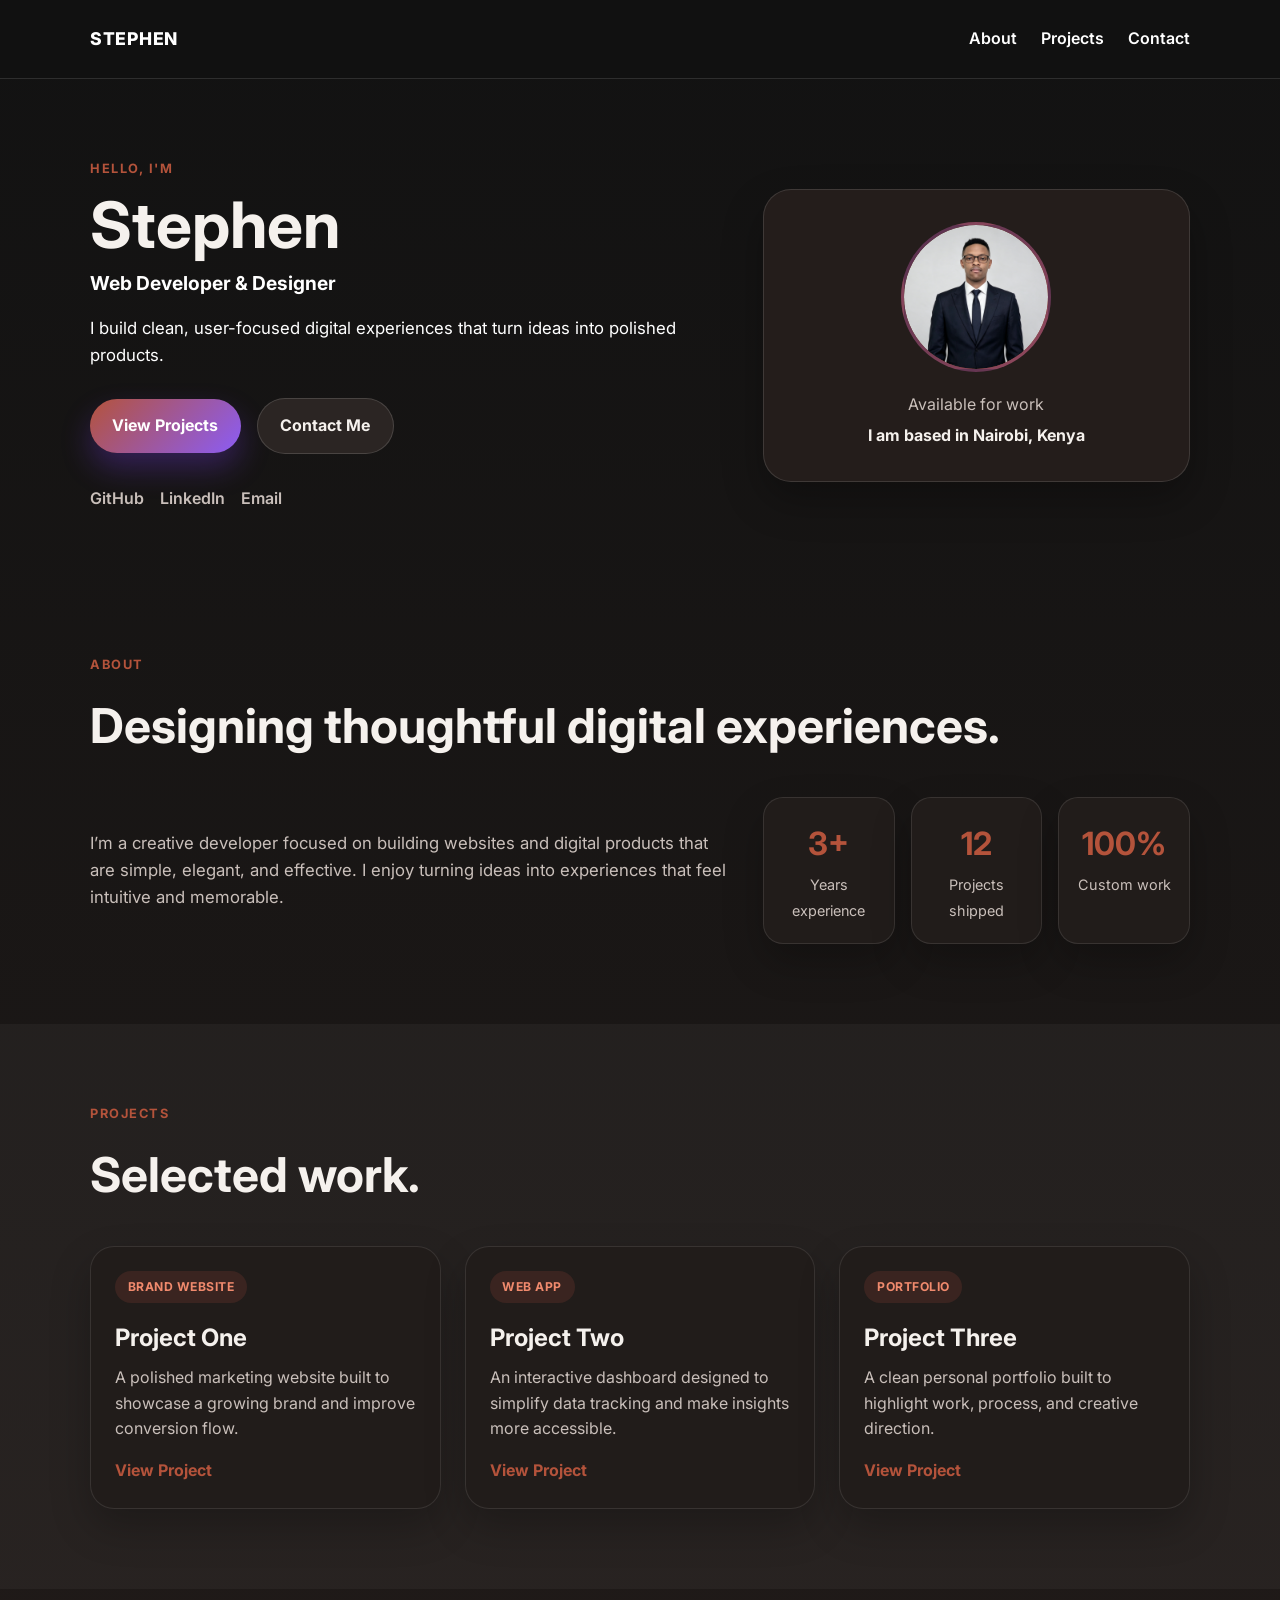
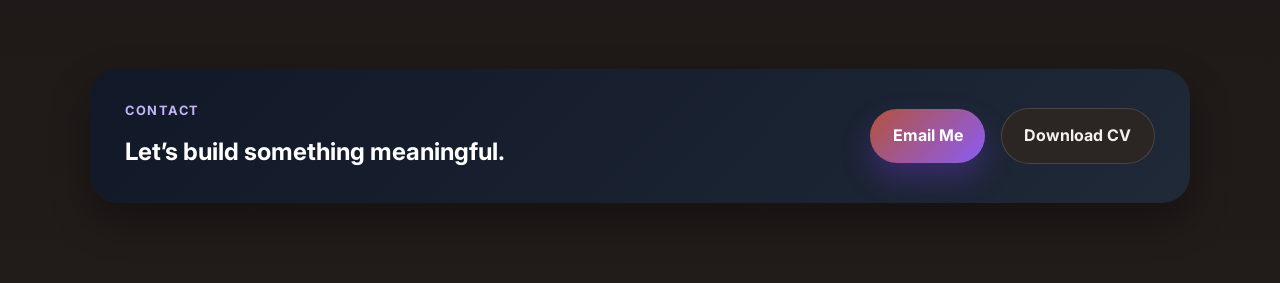
<file: index.html>
<!DOCTYPE html>
<html lang="en">
  <head>
    <meta charset="UTF-8" />
    <meta name="viewport" content="width=device-width, initial-scale=1.0" />
    <title>Stephen| Portfolio</title>
    <meta
      name="smwendwajaku"
      content="Portfolio website for Stephen Mwendwa."
    />
    <link rel="preconnect" href="https://fonts.googleapis.com" />
    <link rel="preconnect" href="https://fonts.gstatic.com" crossorigin />
    <link
      href="https://fonts.googleapis.com/css2?family=Inter:wght@400;500;600;700;800&display=swap"
      rel="stylesheet"
    />
    <link rel="stylesheet" href="style.css" />
  </head>
  <body>
    <header class="site-header">
      <div class="container nav">
        <div class="brand">Stephen</div>
        <nav class="nav-links" aria-label="Main navigation">
          <a href="#about">About</a>
          <a href="#projects">Projects</a>
          <a href="#contact">Contact</a>
        </nav>
      </div>
    </header>

    <main>
      <section class="hero">
        <div class="container hero-grid">
          <div class="hero-copy">
            <p class="eyebrow">Hello, I'm</p>
            <h1>Stephen</h1>
            <p class="tagline">Web Developer & Designer</p>
            <p class="intro">
              I build clean, user-focused digital experiences that turn ideas into
              polished products.
            </p>
            <div class="cta-row">
              <a class="button primary" href="#projects">View Projects</a>
              <a class="button secondary" href="#contact">Contact Me</a>
            </div>

            <ul class="social-links" aria-label="Social media links">
              <li><a href="https://github.com/repos">GitHub</a></li>
              <li><a href="https://www.linkedin.com/in/stephen-mwendwa-62851933b">LinkedIn</a></li>
              <li><a href="mailto:mwendwastephen877@gmail.com">Email</a></li>
            </ul>
          </div>

          <div class="hero-card" aria-label="Profile card">
            <div class="avatar"><img src="professional pic.png" alt="Stephen Mwendwa" /></div>
            <div class="card-info">
              <span class="label">Available for work</span>
              <strong>I am based in Nairobi, Kenya</strong>
            </div>
          </div>
        </div>
      </section>

      <section id="about" class="section">
        <div class="container">
          <div class="section-heading">
            <p class="eyebrow">About</p>
            <h2>Designing thoughtful digital experiences.</h2>
          </div>

          <div class="about-grid">
            <div>
              <p>
                I’m a creative developer focused on building websites and digital
                products that are simple, elegant, and effective. I enjoy turning
                ideas into experiences that feel intuitive and memorable.
              </p>
            </div>
            <div class="stats">
              <div>
                <strong>3+</strong>
                <span>Years experience</span>
              </div>
              <div>
                <strong>12</strong>
                <span>Projects shipped</span>
              </div>
              <div>
                <strong>100%</strong>
                <span>Custom work</span>
              </div>
            </div>
          </div>
        </div>
      </section>

      <section id="projects" class="section alt">
        <div class="container">
          <div class="section-heading">
            <p class="eyebrow">Projects</p>
            <h2>Selected work.</h2>
          </div>

          <div class="project-grid">
            <article class="project-card">
              <span class="project-tag">Brand Website</span>
              <h3>Project One</h3>
              <p>
                A polished marketing website built to showcase a growing brand and
                improve conversion flow.
              </p>
              <a href="#">View Project</a>
            </article>

            <article class="project-card">
              <span class="project-tag">Web App</span>
              <h3>Project Two</h3>
              <p>
                An interactive dashboard designed to simplify data tracking and make
                insights more accessible.
              </p>
              <a href="#">View Project</a>
            </article>

            <article class="project-card">
              <span class="project-tag">Portfolio</span>
              <h3>Project Three</h3>
              <p>
                A clean personal portfolio built to highlight work, process, and
                creative direction.
              </p>
              <a href="#">View Project</a>
            </article>
          </div>
        </div>
      </section>

      <section id="contact" class="section contact">
        <div class="container contact-box">
          <div>
            <p class="eyebrow">Contact</p>
            <h2>Let’s build something meaningful.</h2>
          </div>
          <div class="contact-actions">
            <a class="button primary" href="mailto:mwendwastephen877@gmail.com">Email Me</a>
            <a class="button secondary" href="my CV Resume.pdf" download>Download CV</a>
          </div>
        </div>
      </section>
    </main>
  </body>
</html>
</file>
<file: style.css>
* {
  box-sizing: border-box;
}

html {
  scroll-behavior: smooth;
}

body {
  margin: 0;
  font-family: "Inter", sans-serif;
  background: linear-gradient(180deg, #121212 0%, #211b19 100%);
  color: #f5f1ed;
  line-height: 1.6;
}

img {
  max-width: 100%;
  display: block;
}

 a {
  color: inherit;
  text-decoration: none;
}

.container {
  width: min(1100px, calc(100% - 2rem));
  margin: 0 auto;
}

.site-header {
  position: sticky;
  top: 0;
  z-index: 20;
  backdrop-filter: blur(12px);
  background: rgba(18, 18, 18, 0.92);
  border-bottom: 1px solid rgba(255, 255, 255, 0.12);
  color: white;
}

.nav {
  display: flex;
  justify-content: space-between;
  align-items: center;
  min-height: 78px;
}

.brand {
  font-size: 1.1rem;
  font-weight: 800;
  letter-spacing: 0.04em;
  text-transform: uppercase;
}

.nav-links {
  display: flex;
  gap: 1.5rem;
  color: white;
  font-weight: 600;
}

.nav-links a:hover,
.nav-links a:focus-visible {
  color: white;
}

.hero {
  padding: 5rem 0 4rem;
}

.hero-grid {
  display: grid;
  grid-template-columns: 1.2fr 0.8fr;
  align-items: center;
  gap: 2rem;
}

.eyebrow {
  margin: 0 0 0.75rem;
  color: #b4533b;
  font-size: 0.8rem;
  font-weight: 700;
  letter-spacing: 0.12em;
  text-transform: uppercase;
}

h1,
h2,
h3,
p {
  margin-top: 0;
}

h1 {
  font-size: clamp(2.7rem, 5vw, 5rem);
  line-height: 1.05;
  margin-bottom: 0.6rem;
}

.tagline {
  font-size: 1.2rem;
  font-weight: 700;
  color: white;
  margin-bottom: 1rem;
}

.intro {
  max-width: 600px;
  color: white;
  font-size: 1.05rem;
  margin-bottom: 1.8rem;
}

.cta-row,
.contact-actions,
.social-links {
  display: flex;
  align-items: center;
  flex-wrap: wrap;
  gap: 1rem;
}

.button {
  display: inline-flex;
  align-items: center;
  justify-content: center;
  border-radius: 999px;
  padding: 0.9rem 1.4rem;
  font-weight: 700;
  transition: transform 0.2s ease, box-shadow 0.2s ease;
}

.button:hover,
.button:focus-visible {
  transform: translateY(-1px);
}

.button.primary {
  background: linear-gradient(135deg, #b4533b, #8b5cf6);
  color: white;
  box-shadow: 0 15px 30px rgba(124, 58, 237, 0.3);
}

.button.secondary {
  background: #2b2523;
  border: 1px solid rgba(255, 255, 255, 0.14);
  color: #f5f1ed;
}

.social-links {
  list-style: none;
  padding: 0;
  margin: 2rem 0 0;
}

.social-links a {
  color: #c9bfba;
  font-weight: 600;
}

.social-links a:hover,
.social-links a:focus-visible {
  color: #b4533b;
}

.hero-card {
  background: rgba(38, 31, 29, 0.92);
  border: 1px solid rgba(255, 255, 255, 0.12);
  border-radius: 28px;
  box-shadow: 0 18px 40px rgba(0, 0, 0, 0.28);
  padding: 2rem;
  display: grid;
  place-items: center;
  gap: 1.25rem;
}

.avatar {
  width: 150px;
  height: 150px;
  border-radius: 50%;
  overflow: hidden;
  display: grid;
  place-items: center;
  background: linear-gradient(135deg, #4b2d26, #9a4f39);
  color: #fff8f3;
  font-size: 2.3rem;
  font-weight: 800;
  border: 3px solid rgba(124, 58, 237, 0.2);
}

.avatar img {
  width: 100%;
  height: 100%;
  object-fit: cover;
  display: block;
  border-radius: 50%;
}

.card-info {
  text-align: center;
}

.label {
  display: block;
  color: #c9bfba;
  margin-bottom: 0.35rem;
}

.section {
  padding: 5rem 0;
}

.section.alt {
  background: rgba(255, 255, 255, 0.04);
}

.section-heading {
  margin-bottom: 2rem;
}

.section-heading h2 {
  margin-bottom: 0;
  font-size: clamp(2rem, 4vw, 3rem);
}

.about-grid {
  display: grid;
  grid-template-columns: 1.2fr 0.8fr;
  gap: 2rem;
  align-items: center;
}

.about-grid p {
  color: #c9bfba;
  font-size: 1.05rem;
  margin-bottom: 0;
}

.stats {
  display: grid;
  grid-template-columns: repeat(3, minmax(0, 1fr));
  gap: 1rem;
}

.stats div {
  background: #211c1a;
  border: 1px solid rgba(255, 255, 255, 0.1);
  border-radius: 20px;
  padding: 1.25rem 1rem;
  text-align: center;
  box-shadow: 0 18px 40px rgba(0, 0, 0, 0.24);
}

.stats strong {
  display: block;
  font-size: 2rem;
  color: #b4533b;
  margin-bottom: 0.2rem;
}

.stats span {
  color: #c9bfba;
  font-size: 0.9rem;
}

.project-grid {
  display: grid;
  grid-template-columns: repeat(3, minmax(0, 1fr));
  gap: 1.5rem;
}

.project-card {
  background: #211c1a;
  border: 1px solid rgba(255, 255, 255, 0.1);
  border-radius: 24px;
  padding: 1.5rem;
  box-shadow: 0 18px 40px rgba(0, 0, 0, 0.24);
}

.project-tag {
  display: inline-block;
  background: #3a2420;
  color: #f08a6d;
  border-radius: 999px;
  padding: 0.4rem 0.8rem;
  font-size: 0.76rem;
  font-weight: 700;
  letter-spacing: 0.04em;
  text-transform: uppercase;
}

.project-card h3 {
  margin: 1rem 0 0.5rem;
  font-size: 1.5rem;
}

.project-card p {
  color: #c9bfba;
  margin-bottom: 1rem;
}

.project-card a {
  font-weight: 700;
  color: #b4533b;
}

.contact-box {
  display: flex;
  justify-content: space-between;
  align-items: center;
  background: linear-gradient(135deg, #111827, #1f2937);
  color: white;
  border-radius: 28px;
  padding: 2rem 2.2rem;
  box-shadow: 0 18px 40px rgba(0, 0, 0, 0.3);
}

.contact-box .eyebrow {
  color: #c4b5fd;
}

.contact-box h2 {
  margin-bottom: 0;
}

@media (max-width: 820px) {
  .hero-grid,
  .about-grid,
  .project-grid,
  .contact-box {
    grid-template-columns: 1fr;
    display: grid;
  }

  .nav {
    display: block;
    padding: 1rem 0;
  }

  .brand {
    margin-bottom: 0.75rem;
  }

  .nav-links {
    justify-content: flex-start;
    flex-wrap: wrap;
    gap: 0.75rem 1rem;
  }

  .stats {
    grid-template-columns: 1fr;
  }

  .contact-box {
    text-align: center;
  }

  .contact-actions {
    justify-content: center;
  }
}
</file>
